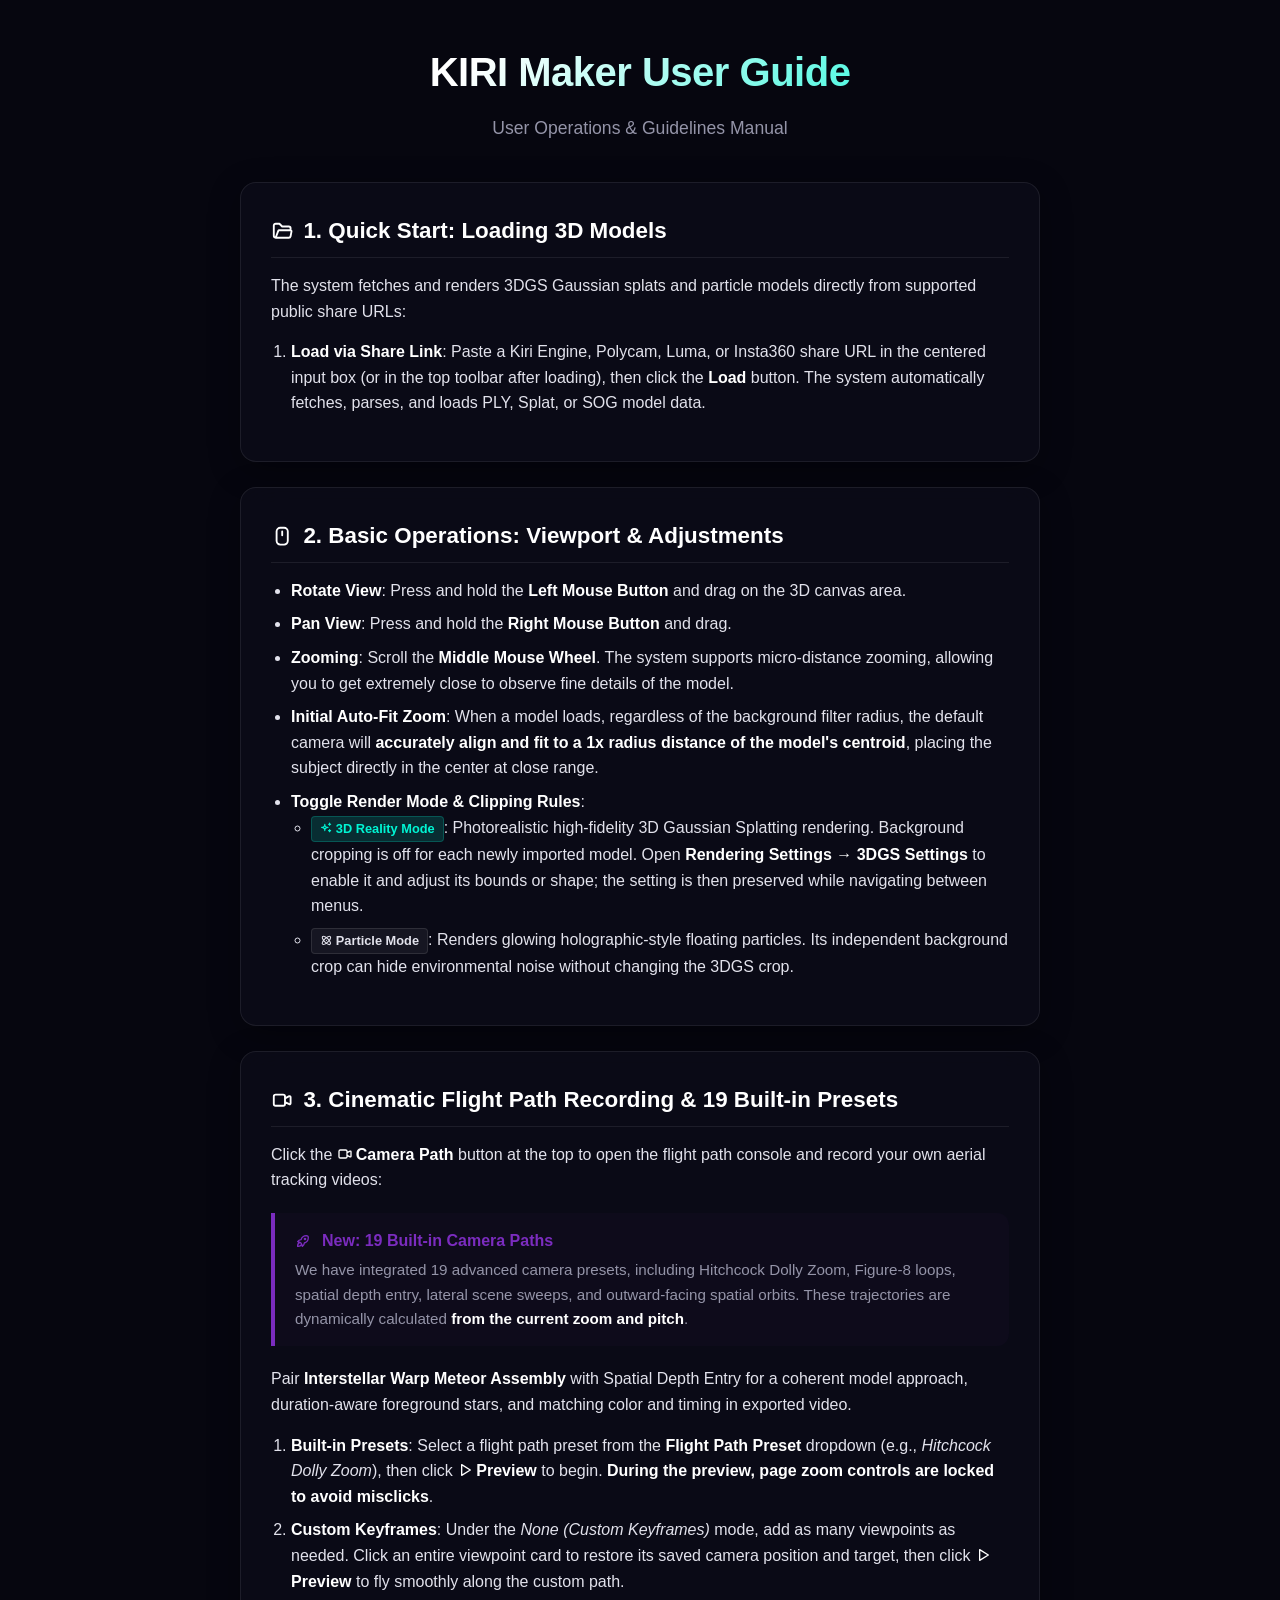
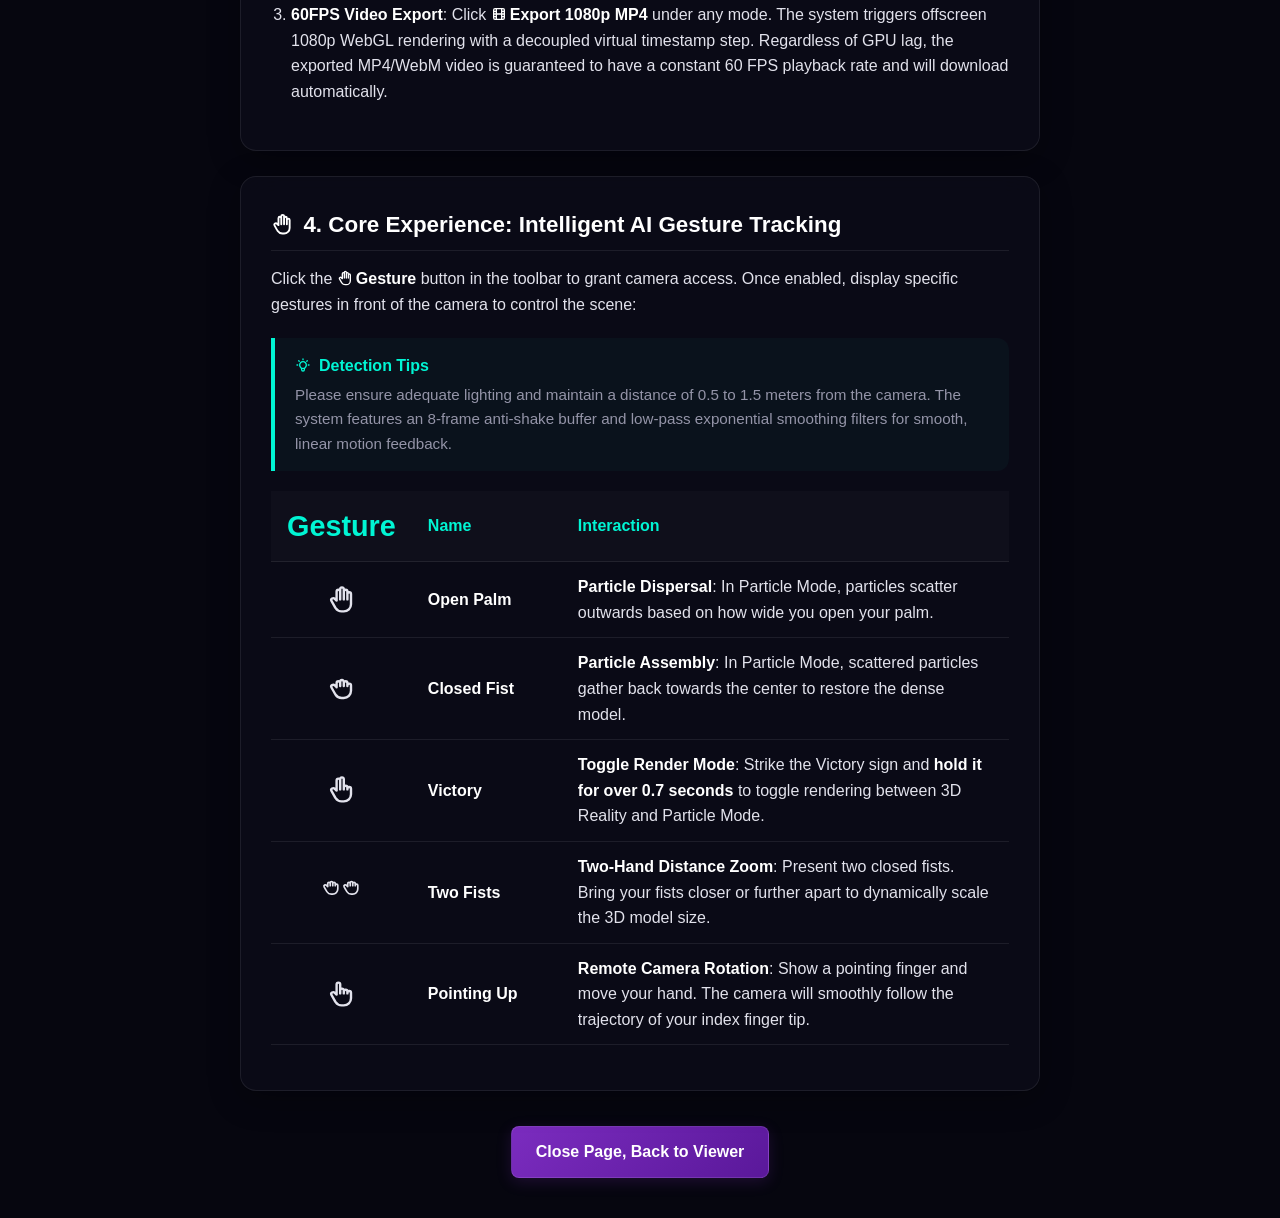
<file: guide.html>
<!DOCTYPE html>
<html lang="en">
<head>
  <meta charset="UTF-8">
  <meta name="viewport" content="width=device-width, initial-scale=1.0">
  <title>KIRI Maker User Guide — 3DGS & Particle Viewer</title>
  <style>
    :root {
      --bg-color: #06060f;
      --panel-bg: rgba(13, 13, 27, 0.7);
      --border-color: rgba(255, 255, 255, 0.08);
      --text-color: #e2e2ec;
      --text-muted: #9494a8;
      --primary-color: #00f5d4;
      --primary-glow: rgba(0, 245, 212, 0.15);
      --secondary-color: #7b2cbf;
      --secondary-glow: rgba(123, 44, 191, 0.2);
    }

    * {
      box-sizing: border-box;
      margin: 0;
      padding: 0;
    }

    [hidden] {
      display: none !important;
    }

    .svg-icon-sprite {
      position: absolute;
      width: 0;
      height: 0;
      overflow: hidden;
      pointer-events: none;
    }

    .ui-icon {
      display: inline-block;
      width: 1em;
      height: 1em;
      flex: 0 0 auto;
      fill: none;
      stroke: currentColor;
      stroke-width: 2;
      stroke-linecap: round;
      stroke-linejoin: round;
      vertical-align: -0.125em;
    }

    .inline-icon {
      margin-right: 3px;
    }

    .icon-pair {
      display: inline-flex;
      align-items: center;
    }

    .icon-pair .ui-icon {
      width: 0.7em;
    }

    body {
      background-color: var(--bg-color);
      color: var(--text-color);
      font-family: -apple-system, BlinkMacSystemFont, "Segoe UI", Roboto, "Helvetica Neue", Arial, sans-serif;
      line-height: 1.6;
      padding: 40px 20px;
      display: flex;
      justify-content: center;
      position: relative;
    }

    /* CSS Toggle Rules */
    body.lang-en .lang-zh {
      display: none !important;
    }
    body.lang-zh .lang-en {
      display: none !important;
    }

    /* Language Toggle Container */
    .lang-toggle-container {
      position: absolute;
      top: 20px;
      right: 20px;
      display: flex;
      align-items: center;
      gap: 5px;
      font-size: 0.9rem;
      z-index: 100;
      background: rgba(255, 255, 255, 0.03);
      padding: 6px 12px;
      border-radius: 20px;
      border: 1px solid var(--border-color);
      backdrop-filter: blur(10px);
      -webkit-backdrop-filter: blur(10px);
    }

    .lang-btn {
      background: none;
      border: none;
      color: var(--text-muted);
      cursor: pointer;
      font-weight: 500;
      padding: 2px 8px;
      transition: color 0.2s ease, text-shadow 0.2s ease;
      outline: none;
    }

    .lang-btn.active {
      color: var(--primary-color);
      font-weight: 700;
      text-shadow: 0 0 8px var(--primary-glow);
    }

    .lang-btn:hover {
      color: #fff;
    }

    .lang-separator {
      color: var(--border-color);
      user-select: none;
    }

    .container {
      max-width: 800px;
      width: 100%;
    }

    header {
      text-align: center;
      margin-bottom: 40px;
    }

    h1 {
      font-size: 2.5rem;
      font-weight: 800;
      background: linear-gradient(135deg, #fff 30%, var(--primary-color) 100%);
      -webkit-background-clip: text;
      -webkit-text-fill-color: transparent;
      margin-bottom: 10px;
      letter-spacing: -0.5px;
    }

    .subtitle {
      color: var(--text-muted);
      font-size: 1.1rem;
    }

    .card {
      background: var(--panel-bg);
      border: 1px solid var(--border-color);
      border-radius: 16px;
      padding: 30px;
      margin-bottom: 25px;
      backdrop-filter: blur(20px);
      -webkit-backdrop-filter: blur(20px);
      box-shadow: 0 8px 32px 0 rgba(0, 0, 0, 0.3);
    }

    h2 {
      font-size: 1.4rem;
      color: #fff;
      margin-bottom: 15px;
      display: flex;
      align-items: center;
      gap: 10px;
      border-bottom: 1px solid var(--border-color);
      padding-bottom: 8px;
    }

    p {
      margin-bottom: 15px;
      color: var(--text-color);
    }

    ul, ol {
      margin-bottom: 15px;
      padding-left: 20px;
    }

    li {
      margin-bottom: 8px;
    }

    strong {
      color: #fff;
    }

    /* Table styles */
    table {
      width: 100%;
      border-collapse: collapse;
      margin-top: 15px;
      margin-bottom: 15px;
    }

    th, td {
      padding: 12px 16px;
      text-align: left;
      border-bottom: 1px solid var(--border-color);
    }

    th {
      color: var(--primary-color);
      font-weight: 600;
      background: rgba(255, 255, 255, 0.02);
    }

    td {
      color: var(--text-color);
      vertical-align: middle;
    }

    .icon-col {
      font-size: 1.8rem;
      text-align: center;
      width: 80px;
    }

    .gesture-name {
      font-weight: 600;
      color: #fff;
      white-space: nowrap;
    }

    /* Tip box */
    .tip-box {
      background: rgba(0, 245, 212, 0.03);
      border-left: 4px solid var(--primary-color);
      padding: 15px 20px;
      border-radius: 0 12px 12px 0;
      margin: 20px 0;
    }

    .tip-box h3 {
      color: var(--primary-color);
      font-size: 1rem;
      margin-bottom: 5px;
      display: flex;
      align-items: center;
      gap: 8px;
    }

    .tip-box p {
      margin-bottom: 0;
      font-size: 0.95rem;
      color: var(--text-muted);
    }

    /* Buttons */
    .btn-back {
      display: inline-flex;
      align-items: center;
      gap: 8px;
      padding: 12px 24px;
      background: linear-gradient(135deg, var(--secondary-color), #5a189a);
      color: #fff;
      text-decoration: none;
      border-radius: 8px;
      font-weight: 600;
      border: 1px solid rgba(255, 255, 255, 0.1);
      box-shadow: 0 4px 15px var(--secondary-glow);
      transition: all 0.2s ease;
      cursor: pointer;
      margin-top: 10px;
    }

    .btn-back:hover {
      transform: translateY(-2px);
      box-shadow: 0 6px 20px rgba(123, 44, 191, 0.4);
    }

    /* Highlight badge */
    .badge {
      display: inline-block;
      padding: 2px 8px;
      font-size: 0.8rem;
      font-weight: 600;
      border-radius: 4px;
      background: rgba(255, 255, 255, 0.08);
      color: #fff;
    }

    .badge-spark {
      background: var(--primary-glow);
      color: var(--primary-color);
      border: 1px solid rgba(0, 245, 212, 0.2);
    }

    .badge-cloud {
      background: rgba(255, 255, 255, 0.05);
      color: #e2e2ec;
      border: 1px solid rgba(255, 255, 255, 0.1);
    }
  </style>
</head>
<body class="lang-zh">
  <!-- Selected Tabler Icons, MIT License: https://github.com/tabler/tabler-icons/blob/main/LICENSE -->
  <svg class="svg-icon-sprite" aria-hidden="true">
    <symbol id="icon-folder-open" viewBox="0 0 24 24">
      <path d="M5 19l2.757 -7.351a1 1 0 0 1 .936 -.649h12.307a1 1 0 0 1 .986 1.164l-.996 5.211a2 2 0 0 1 -1.964 1.625h-14.026a2 2 0 0 1 -2 -2v-11a2 2 0 0 1 2 -2h4l3 3h7a2 2 0 0 1 2 2v2"/>
    </symbol>
    <symbol id="icon-mouse" viewBox="0 0 24 24">
      <path d="M6 7a4 4 0 0 1 4 -4h4a4 4 0 0 1 4 4v10a4 4 0 0 1 -4 4h-4a4 4 0 0 1 -4 -4l0 -10M12 7l0 4"/>
    </symbol>
    <symbol id="icon-sparkles" viewBox="0 0 24 24">
      <path d="M16 18a2 2 0 0 1 2 2a2 2 0 0 1 2 -2a2 2 0 0 1 -2 -2a2 2 0 0 1 -2 2m0 -12a2 2 0 0 1 2 2a2 2 0 0 1 2 -2a2 2 0 0 1 -2 -2a2 2 0 0 1 -2 2m-7 12a6 6 0 0 1 6 -6a6 6 0 0 1 -6 -6a6 6 0 0 1 -6 6a6 6 0 0 1 6 6"/>
    </symbol>
    <symbol id="icon-atom" viewBox="0 0 24 24">
      <path d="M12 12v.01M19.071 4.929c-1.562 -1.562 -6 .337 -9.9 4.243c-3.905 3.905 -5.804 8.337 -4.242 9.9c1.562 1.561 6 -.338 9.9 -4.244c3.905 -3.905 5.804 -8.337 4.242 -9.9M4.929 4.929c-1.562 1.562 .337 6 4.243 9.9c3.905 3.905 8.337 5.804 9.9 4.242c1.561 -1.562 -.338 -6 -4.244 -9.9c-3.905 -3.905 -8.337 -5.804 -9.9 -4.242"/>
    </symbol>
    <symbol id="icon-video" viewBox="0 0 24 24">
      <path d="M15 10l4.553 -2.276a1 1 0 0 1 1.447 .894v6.764a1 1 0 0 1 -1.447 .894l-4.553 -2.276v-4M3 8a2 2 0 0 1 2 -2h8a2 2 0 0 1 2 2v8a2 2 0 0 1 -2 2h-8a2 2 0 0 1 -2 -2l0 -8"/>
    </symbol>
    <symbol id="icon-rocket" viewBox="0 0 24 24">
      <path d="M4 13a8 8 0 0 1 7 7a6 6 0 0 0 3 -5a9 9 0 0 0 6 -8a3 3 0 0 0 -3 -3a9 9 0 0 0 -8 6a6 6 0 0 0 -5 3M7 14a6 6 0 0 0 -3 6a6 6 0 0 0 6 -3M14 9a1 1 0 1 0 2 0a1 1 0 1 0 -2 0"/>
    </symbol>
    <symbol id="icon-player-play" viewBox="0 0 24 24">
      <path d="M7 4v16l13 -8l-13 -8"/>
    </symbol>
    <symbol id="icon-plus" viewBox="0 0 24 24">
      <path d="M12 5l0 14M5 12l14 0"/>
    </symbol>
    <symbol id="icon-movie" viewBox="0 0 24 24">
      <path d="M4 6a2 2 0 0 1 2 -2h12a2 2 0 0 1 2 2v12a2 2 0 0 1 -2 2h-12a2 2 0 0 1 -2 -2l0 -12M8 4l0 16M16 4l0 16M4 8l4 0M4 16l4 0M4 12l16 0M16 8l4 0M16 16l4 0"/>
    </symbol>
    <symbol id="icon-bulb" viewBox="0 0 24 24">
      <path d="M3 12h1m8 -9v1m8 8h1m-15.4 -6.4l.7 .7m12.1 -.7l-.7 .7M9 16a5 5 0 1 1 6 0a3.5 3.5 0 0 0 -1 3a2 2 0 0 1 -4 0a3.5 3.5 0 0 0 -1 -3M9.7 17l4.6 0"/>
    </symbol>
    <symbol id="icon-hand-stop" viewBox="0 0 24 24">
      <path d="M8 13v-7.5a1.5 1.5 0 0 1 3 0v6.5M11 5.5v-2a1.5 1.5 0 1 1 3 0v8.5M14 5.5a1.5 1.5 0 0 1 3 0v6.5M17 7.5a1.5 1.5 0 0 1 3 0v8.5a6 6 0 0 1 -6 6h-1.792a6 6 0 0 1 -5.012 -2.7l-.196 -.3c-.312 -.479 -1.407 -2.388 -3.286 -5.728a1.5 1.5 0 0 1 .536 -2.022a1.867 1.867 0 0 1 2.28 .28l1.47 1.47"/>
    </symbol>
    <symbol id="icon-hand-grab" viewBox="0 0 24 24">
      <path d="M8 11v-3.5a1.5 1.5 0 0 1 3 0v2.5M11 9.5v-3a1.5 1.5 0 0 1 3 0v3.5M14 7.5a1.5 1.5 0 0 1 3 0v2.5M17 9.5a1.5 1.5 0 0 1 3 0v4.5a6 6 0 0 1 -6 6h-1.792a6 6 0 0 1 -5.012 -2.7l-.196 -.3c-.312 -.479 -1.407 -2.388 -3.286 -5.728a1.5 1.5 0 0 1 .536 -2.022a1.867 1.867 0 0 1 2.28 .28l1.47 1.47"/>
    </symbol>
    <symbol id="icon-hand-two-fingers" viewBox="0 0 24 24">
      <path d="M8 13v-8.5a1.5 1.5 0 0 1 3 0v7.5M17 11.5a1.5 1.5 0 0 1 3 0v4.5a6 6 0 0 1 -6 6h-1.792a6 6 0 0 1 -5.012 -2.7l-.196 -.3c-.312 -.479 -1.407 -2.388 -3.286 -5.728a1.5 1.5 0 0 1 .536 -2.022a1.867 1.867 0 0 1 2.28 .28l1.47 1.47M14 10.5a1.5 1.5 0 0 1 3 0v1.5M11 5.5v-2a1.5 1.5 0 1 1 3 0v8.5"/>
    </symbol>
    <symbol id="icon-hand-finger" viewBox="0 0 24 24">
      <path d="M8 13v-8.5a1.5 1.5 0 0 1 3 0v7.5M11 11.5v-2a1.5 1.5 0 1 1 3 0v2.5M14 10.5a1.5 1.5 0 0 1 3 0v1.5M17 11.5a1.5 1.5 0 0 1 3 0v4.5a6 6 0 0 1 -6 6h-1.792a6 6 0 0 1 -5.012 -2.7l-.196 -.3c-.312 -.479 -1.407 -2.388 -3.286 -5.728a1.5 1.5 0 0 1 .536 -2.022a1.867 1.867 0 0 1 2.28 .28l1.47 1.47"/>
    </symbol>
  </svg>
  <!-- Language Toggle Switcher -->
  <div class="lang-toggle-container" hidden>
    <button id="btn-lang-zh" class="lang-btn">中</button>
    <span class="lang-separator">/</span>
    <button id="btn-lang-en" class="lang-btn">EN</button>
  </div>

  <div class="container">
    <header>
      <h1 class="lang-zh">KIRI Maker 自定义特效运镜工具</h1>
      <h1 class="lang-en">KIRI Maker User Guide</h1>
      <p class="subtitle lang-zh">用户操作与使用指南</p>
      <p class="subtitle lang-en">User Operations & Guidelines Manual</p>
    </header>

    <!-- 1. 加载模型 / Loading Models -->
    <div class="card">
      <h2 class="lang-zh"><svg class="ui-icon" aria-hidden="true"><use href="#icon-folder-open"></use></svg> 1. 快速入门：加载 3D 模型</h2>
      <h2 class="lang-en"><svg class="ui-icon" aria-hidden="true"><use href="#icon-folder-open"></use></svg> 1. Quick Start: Loading 3D Models</h2>
      
      <p class="lang-zh">系统支持从网络分享链接直接解析并展示 3D 照片模型：</p>
      <p class="lang-en">The system fetches and renders 3DGS Gaussian splats and particle models directly from supported public share URLs:</p>
      
      <ol class="lang-zh">
        <li><strong>通过分享链接加载</strong>：在首页中央的输入框（或者在模型加载后的顶部菜单栏）粘贴 Kiri Engine、Polycam、Luma 或 Insta360 分享地址，然后点击「<strong>加载</strong>」按钮。系统会自动解析并加载 PLY、Splat 或 SOG 模型。</li>
      </ol>
      <ol class="lang-en">
        <li><strong>Load via Share Link</strong>: Paste a Kiri Engine, Polycam, Luma, or Insta360 share URL in the centered input box (or in the top toolbar after loading), then click the <strong>Load</strong> button. The system automatically fetches, parses, and loads PLY, Splat, or SOG model data.</li>
      </ol>
    </div>

    <!-- 2. 基础操控 / Basic Operations -->
    <div class="card">
      <h2 class="lang-zh"><svg class="ui-icon" aria-hidden="true"><use href="#icon-mouse"></use></svg> 2. 基础操作：场景视角与常规调节</h2>
      <h2 class="lang-en"><svg class="ui-icon" aria-hidden="true"><use href="#icon-mouse"></use></svg> 2. Basic Operations: Viewport & Adjustments</h2>
      
      <ul class="lang-zh">
        <li><strong>视角旋转</strong>：在 3D 画布区域，按住 <strong>鼠标左键</strong> 并拖拽。</li>
        <li><strong>视角平移</strong>：按住 <strong>鼠标右键</strong> 并拖拽。</li>
        <li><strong>场景缩放</strong>：滚动 <strong>鼠标中键滚轮</strong>。系统支持极小距离缩放，可将视角拉得极近来观测模型微小细节。</li>
        <li><strong>渲染模式切换</strong>：
          <ul>
            <li><span class="badge badge-spark"><svg class="ui-icon inline-icon" aria-hidden="true"><use href="#icon-sparkles"></use></svg>3D 实景</span>：照片级写实的高保真 3D 高斯着色画面。新导入模型默认关闭背景裁剪；可在「渲染设置 → 3DGS 设置」中开启并调整裁剪范围与形状，后续切换菜单时会保留设置。</li>
            <li><span class="badge badge-cloud"><svg class="ui-icon inline-icon" aria-hidden="true"><use href="#icon-atom"></use></svg>粒子模式</span>：展现充满未来科技感的荧光圆点粒子状态。</li>
          </ul>
        </li>
      </ul>
      <ul class="lang-en">
        <li><strong>Rotate View</strong>: Press and hold the <strong>Left Mouse Button</strong> and drag on the 3D canvas area.</li>
        <li><strong>Pan View</strong>: Press and hold the <strong>Right Mouse Button</strong> and drag.</li>
        <li><strong>Zooming</strong>: Scroll the <strong>Middle Mouse Wheel</strong>. The system supports micro-distance zooming, allowing you to get extremely close to observe fine details of the model.</li>
        <li><strong>Initial Auto-Fit Zoom</strong>: When a model loads, regardless of the background filter radius, the default camera will <strong>accurately align and fit to a 1x radius distance of the model's centroid</strong>, placing the subject directly in the center at close range.</li>
        <li><strong>Toggle Render Mode & Clipping Rules</strong>:
          <ul>
            <li><span class="badge badge-spark"><svg class="ui-icon inline-icon" aria-hidden="true"><use href="#icon-sparkles"></use></svg>3D Reality Mode</span>: Photorealistic high-fidelity 3D Gaussian Splatting rendering. Background cropping is off for each newly imported model. Open <strong>Rendering Settings → 3DGS Settings</strong> to enable it and adjust its bounds or shape; the setting is then preserved while navigating between menus.</li>
            <li><span class="badge badge-cloud"><svg class="ui-icon inline-icon" aria-hidden="true"><use href="#icon-atom"></use></svg>Particle Mode</span>: Renders glowing holographic-style floating particles. Its independent background crop can hide environmental noise without changing the 3DGS crop.</li>
          </ul>
        </li>
      </ul>
    </div>

    <!-- 3. 运镜录制 / Camera Path Recording -->
    <div class="card">
      <h2 class="lang-zh"><svg class="ui-icon" aria-hidden="true"><use href="#icon-video"></use></svg> 3. 电影级运镜录制与 19 套内置运镜预设</h2>
      <h2 class="lang-en"><svg class="ui-icon" aria-hidden="true"><use href="#icon-video"></use></svg> 3. Cinematic Flight Path Recording & 19 Built-in Presets</h2>
      
      <p class="lang-zh">点击顶部的 <strong><svg class="ui-icon inline-icon" aria-hidden="true"><use href="#icon-video"></use></svg>镜头运镜</strong> 开启运镜控制台，制作属于您的电影级运镜视频：</p>
      <p class="lang-en">Click the <strong><svg class="ui-icon inline-icon" aria-hidden="true"><use href="#icon-video"></use></svg>Camera Path</strong> button at the top to open the flight path console and record your own aerial tracking videos:</p>
      
      <div class="tip-box lang-zh" style="background: rgba(123, 44, 191, 0.03); border-left: 4px solid var(--secondary-color);">
        <h3 style="color: var(--secondary-color);"><svg class="ui-icon inline-icon" aria-hidden="true"><use href="#icon-rocket"></use></svg>新增：19 套复合型运镜</h3>
        <p>我们内置了 19 套高级运镜预设（包含希区柯克滑动变焦、8 字形无限循环、空间纵深进入、横向平移扫景与朝外环绕等）。这些预设轨迹<strong>完全基于您当前的缩放大小与仰角</strong>动态计算。</p>
      </div>
      <div class="tip-box lang-en" style="background: rgba(123, 44, 191, 0.03); border-left: 4px solid var(--secondary-color);">
        <h3 style="color: var(--secondary-color);"><svg class="ui-icon inline-icon" aria-hidden="true"><use href="#icon-rocket"></use></svg>New: 19 Built-in Camera Paths</h3>
        <p>We have integrated 19 advanced camera presets, including Hitchcock Dolly Zoom, Figure-8 loops, spatial depth entry, lateral scene sweeps, and outward-facing spatial orbits. These trajectories are dynamically calculated <strong>from the current zoom and pitch</strong>.</p>
      </div>

      <p class="lang-zh"><strong>星际穿越流星汇聚</strong>粒子特效可与「空间纵深缓慢进入」组合使用：模型从远处光点完整靠近，前景星粒子按运镜时长汇聚，并在导出时保持一致的色彩与速度。</p>
      <p class="lang-en">Pair <strong>Interstellar Warp Meteor Assembly</strong> with Spatial Depth Entry for a coherent model approach, duration-aware foreground stars, and matching color and timing in exported video.</p>

      <ol class="lang-zh">
        <li><strong>使用内置运镜预设</strong>：在<strong>运镜预设</strong>下拉菜单中选择一套内置运镜（如希区柯克变焦），点击 <strong><svg class="ui-icon inline-icon" aria-hidden="true"><use href="#icon-player-play"></use></svg>预览</strong>即可开始预览。<strong>在预览运行期间，网页会自动锁定页面缩放防止误触</strong>。</li>
        <li><strong>自定义记录关键帧</strong>：选择<strong>自定义关键帧</strong>模式，调整视角后点击 <strong><svg class="ui-icon inline-icon" aria-hidden="true"><use href="#icon-plus"></use></svg>添加关键帧</strong>记录不限数量的视角。点击任意视角卡片可恢复其相机位置和观察目标，再点击 <strong><svg class="ui-icon inline-icon" aria-hidden="true"><use href="#icon-player-play"></use></svg>预览</strong>即可沿轨迹平滑运镜。</li>
        <li><strong>每秒 60 帧导出视频</strong>：无论选择预设还是自定义路径，点击 <strong><svg class="ui-icon inline-icon" aria-hidden="true"><use href="#icon-movie"></use></svg>导出视频</strong>都会自动启用 1080p 渲染并生成每秒 60 帧的 MP4 视频，完成后即可保存。</li>
      </ol>
      <ol class="lang-en">
        <li><strong>Built-in Presets</strong>: Select a flight path preset from the <strong>Flight Path Preset</strong> dropdown (e.g., <em>Hitchcock Dolly Zoom</em>), then click <strong><svg class="ui-icon inline-icon" aria-hidden="true"><use href="#icon-player-play"></use></svg>Preview</strong> to begin. <strong>During the preview, page zoom controls are locked to avoid misclicks</strong>.</li>
        <li><strong>Custom Keyframes</strong>: Under the <em>None (Custom Keyframes)</em> mode, add as many viewpoints as needed. Click an entire viewpoint card to restore its saved camera position and target, then click <strong><svg class="ui-icon inline-icon" aria-hidden="true"><use href="#icon-player-play"></use></svg>Preview</strong> to fly smoothly along the custom path.</li>
        <li><strong>60FPS Video Export</strong>: Click <strong><svg class="ui-icon inline-icon" aria-hidden="true"><use href="#icon-movie"></use></svg>Export 1080p MP4</strong> under any mode. The system triggers offscreen 1080p WebGL rendering with a decoupled virtual timestamp step. Regardless of GPU lag, the exported MP4/WebM video is guaranteed to have a constant 60 FPS playback rate and will download automatically.</li>
      </ol>
    </div>

    <!-- 4. 手势控制 / Gesture Control -->
    <div class="card">
      <h2 class="lang-zh"><svg class="ui-icon" aria-hidden="true"><use href="#icon-hand-stop"></use></svg> 4. 核心体验：智能手势追踪</h2>
      <h2 class="lang-en"><svg class="ui-icon" aria-hidden="true"><use href="#icon-hand-stop"></use></svg> 4. Core Experience: Intelligent AI Gesture Tracking</h2>
      
      <p class="lang-zh">点击工具栏的 <strong><svg class="ui-icon inline-icon" aria-hidden="true"><use href="#icon-hand-stop"></use></svg>手势控制</strong>按钮并授权摄像头。开启后，在摄像头前展示特定手势即可控制场景：</p>
      <p class="lang-en">Click the <strong><svg class="ui-icon inline-icon" aria-hidden="true"><use href="#icon-hand-stop"></use></svg>Gesture</strong> button in the toolbar to grant camera access. Once enabled, display specific gestures in front of the camera to control the scene:</p>
      
      <div class="tip-box lang-zh">
        <h3><svg class="ui-icon" aria-hidden="true"><use href="#icon-bulb"></use></svg>识别小贴士</h3>
        <p>请保持手部光线充足并距摄像头 0.5 ~ 1.5 米。系统内置 8 帧防抖动缓冲和低通指数平滑滤波，动作表现非常柔和线性，不用担心手发抖导致画面乱颤。</p>
      </div>
      <div class="tip-box lang-en">
        <h3><svg class="ui-icon" aria-hidden="true"><use href="#icon-bulb"></use></svg>Detection Tips</h3>
        <p>Please ensure adequate lighting and maintain a distance of 0.5 to 1.5 meters from the camera. The system features an 8-frame anti-shake buffer and low-pass exponential smoothing filters for smooth, linear motion feedback.</p>
      </div>

      <table>
        <thead>
          <tr class="lang-zh">
            <th class="icon-col">手势</th>
            <th style="width: 150px;">动作名称</th>
            <th>交互效果</th>
          </tr>
          <tr class="lang-en">
            <th class="icon-col">Gesture</th>
            <th style="width: 150px;">Name</th>
            <th>Interaction</th>
          </tr>
        </thead>
        <tbody>
          <!-- Palm -->
          <tr>
            <td class="icon-col"><svg class="ui-icon" aria-hidden="true"><use href="#icon-hand-stop"></use></svg></td>
            <td class="gesture-name lang-zh">张开手掌</td>
            <td class="gesture-name lang-en">Open Palm</td>
            <td class="lang-zh"><strong>粒子散开消散</strong>：在粒子模式下，模型粒子将根据您的手指张开幅度向四周扩散消散。</td>
            <td class="lang-en"><strong>Particle Dispersal</strong>: In Particle Mode, particles scatter outwards based on how wide you open your palm.</td>
          </tr>
          <!-- Fist -->
          <tr>
            <td class="icon-col"><svg class="ui-icon" aria-hidden="true"><use href="#icon-hand-grab"></use></svg></td>
            <td class="gesture-name lang-zh">攥拳头</td>
            <td class="gesture-name lang-en">Closed Fist</td>
            <td class="lang-zh"><strong>粒子聚拢收缩</strong>：在粒子模式下，已散开的粒子会向中心收缩，拼回原本的密集模型。</td>
            <td class="lang-en"><strong>Particle Assembly</strong>: In Particle Mode, scattered particles gather back towards the center to restore the dense model.</td>
          </tr>
          <!-- Victory -->
          <tr>
            <td class="icon-col"><svg class="ui-icon" aria-hidden="true"><use href="#icon-hand-two-fingers"></use></svg></td>
            <td class="gesture-name lang-zh">剪刀手</td>
            <td class="gesture-name lang-en">Victory</td>
            <td class="lang-zh"><strong>切换渲染模式</strong>：在摄像头前比出该手势并<strong>保持超过 0.7 秒</strong>可触发切换。会在 3D 实景与粒子模式之间进行切换。</td>
            <td class="lang-en"><strong>Toggle Render Mode</strong>: Strike the Victory sign and <strong>hold it for over 0.7 seconds</strong> to toggle rendering between 3D Reality and Particle Mode.</td>
          </tr>
          <!-- Two Fists Zoom -->
          <tr>
            <td class="icon-col"><span class="icon-pair" aria-hidden="true"><svg class="ui-icon"><use href="#icon-hand-grab"></use></svg><svg class="ui-icon"><use href="#icon-hand-grab"></use></svg></span></td>
            <td class="gesture-name lang-zh">双手攥拳</td>
            <td class="gesture-name lang-en">Two Fists</td>
            <td class="lang-zh"><strong>双手距离缩放</strong>：同时展示两只手的攥拳状态。当两拳距离靠近或拉远时，可以无级调整 3D 模型的物理尺寸大小。</td>
            <td class="lang-en"><strong>Two-Hand Distance Zoom</strong>: Present two closed fists. Bring your fists closer or further apart to dynamically scale the 3D model size.</td>
          </tr>
          <!-- Pointing Up -->
          <tr>
            <td class="icon-col"><svg class="ui-icon" aria-hidden="true"><use href="#icon-hand-finger"></use></svg></td>
            <td class="gesture-name lang-zh">食指指向</td>
            <td class="gesture-name lang-en">Pointing Up</td>
            <td class="lang-zh"><strong>遥控相机视角</strong>：比出单指指向上方后，在空中移手，相机会精确跟踪您的食指指尖轨迹进行平滑视角旋转。</td>
            <td class="lang-en"><strong>Remote Camera Rotation</strong>: Show a pointing finger and move your hand. The camera will smoothly follow the trajectory of your index finger tip.</td>
          </tr>
        </tbody>
      </table>
    </div>

    <div style="text-align: center; margin-top: 10px;">
      <a class="btn-back lang-zh" href="javascript:window.close();">关闭本页，返回浏览器</a>
      <a class="btn-back lang-en" href="javascript:window.close();">Close Page, Back to Viewer</a>
    </div>
  </div>

  <script>
    const btnZh = document.getElementById('btn-lang-zh');
    const btnEn = document.getElementById('btn-lang-en');
    
    function setLanguage(lang) {
      if (lang === 'zh') {
        document.body.classList.add('lang-zh');
        document.body.classList.remove('lang-en');
        btnZh.classList.add('active');
        btnEn.classList.remove('active');
        localStorage.setItem('guide-lang', 'zh');
      } else {
        document.body.classList.add('lang-en');
        document.body.classList.remove('lang-zh');
        btnEn.classList.add('active');
        btnZh.classList.remove('active');
        localStorage.setItem('guide-lang', 'en');
      }
    }
    
    btnZh.addEventListener('click', () => setLanguage('zh'));
    btnEn.addEventListener('click', () => setLanguage('en'));
    
    // English is the default while the language switcher is hidden.
    setLanguage('en');
  </script>
</body>
</html>
</file>
